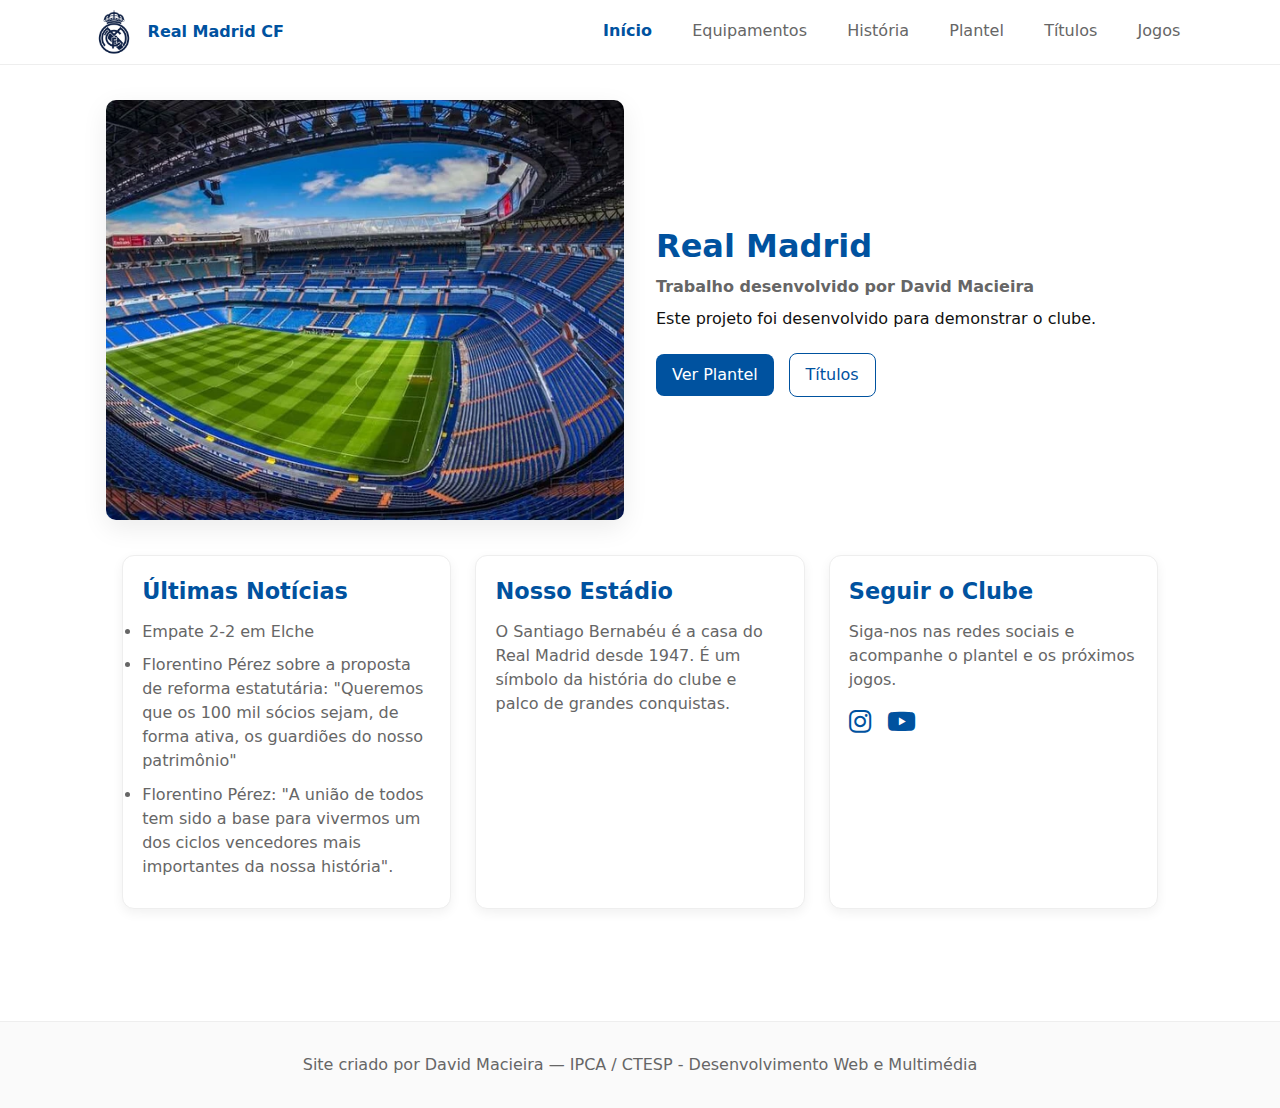
<file: index.html>
<!DOCTYPE html>
<html lang="pt">
<head>
  <meta charset="UTF-8">
  <meta name="viewport" content="width=device-width, initial-scale=1.0">
  <title>Real Madrid</title>
  <meta name="description" content="Projeto sobre o Real Madrid — história, plantel e títulos. Trabalho de David Macieira.">
  <meta property="og:title" content="Real Madrid — Projeto David Macieira">
  <meta property="og:description" content="História, plantel e títulos do Real Madrid.">
  <meta property="og:image" content="/img/estadio.webp">
  <link rel="icon" href="icons/favicon.ico">
  <link rel="stylesheet" href="css/style.css">
  <link rel="stylesheet" href="https://cdnjs.cloudflare.com/ajax/libs/font-awesome/6.4.0/css/all.min.css">  <!--Logo do instagram-->

</head>
<body>
  <a class="skip-link" href="#maincontent">Saltar para o conteúdo</a>
  <!-- Header -->
  <header class="site-header">
    <div class="container header-inner">
      <a href="index.html" class="brand">
        <img src="icons/logo_clube.png" alt="Real Madrid logo" class="logo" />
        <span class="club-name">Real Madrid CF</span>
      </a>
      <nav class="main-nav" aria-label="Navegação principal">
        <a href="index.html" class="active" aria-current="page">Início</a>
        <a href="pages/equipamentos.html">Equipamentos</a>
        <a href="pages/historia.html">História</a>
        <a href="pages/plantel.html">Plantel</a>
        <a href="pages/titulos.html">Títulos</a>
        <a href="pages/jogos.html">Jogos</a>
      </nav>
    </div>
  </header>

  <!-- Hero Section -->
  <main id="maincontent" class="container">
    <section class="hero">
      <img src="img/estadio.webp" alt="Estádio Santiago Bernabéu" class="hero-img" loading="lazy" width="1600" height="900" />
      <div class="hero-text">
        <h1>Real Madrid</h1>
        <p class="lead">Trabalho desenvolvido por David Macieira</p>
        <p>Este projeto foi desenvolvido para demonstrar o clube.</p>
        <br>
        <p class="cta-group">
          <a class="btn" href="pages/plantel.html">Ver Plantel</a>
          <a class="btn ghost" href="pages/titulos.html">Títulos</a>
        </p>
      </div>
    </section>

<!-- Cards Section -->
<section class="cards container">
  <article class="card news-card">
    <h3>Últimas Notícias</h3>
    <ul>
      <li>Empate 2-2 em Elche</li>
      <li>Florentino Pérez sobre a proposta de reforma estatutária: "Queremos que os 100 mil sócios sejam, de forma ativa, os guardiões do nosso patrimônio"</li>
      <li>Florentino Pérez: "A união de todos tem sido a base para vivermos um dos ciclos vencedores mais importantes da nossa história".</li>
    </ul>
  </article>

  <article class="card stadium-card">
    <h3>Nosso Estádio</h3>
    <p>O Santiago Bernabéu é a casa do Real Madrid desde 1947. É um símbolo da história do clube e palco de grandes conquistas.</p>
  </article>

  <article class="card social-card">
    <h3>Seguir o Clube</h3>
    <p>Siga-nos nas redes sociais e acompanhe o plantel e os próximos jogos.</p>
    <div class="social-links">
      <a href="https://www.instagram.com/realmadrid" target="_blank" rel="noopener noreferrer"><i class="fab fa-instagram"></i></a>
      <a href="https://www.youtube.com/channel/UCWV3obpZVGgJ3j9FVhEjF2Q" target="_blank" rel="noopener noreferrer"><i class="fab fa-youtube"></i></a>
    </div>
  </article>
</section>


  </main>

  <!-- Footer -->
  <footer class="site-footer">
    <div class="container footer-inner">
      <p>Site criado por David Macieira — IPCA / CTESP - Desenvolvimento Web e Multimédia</p>
    </div>
  </footer>
</footer>
  <script src="js/main.js" defer></script>
</body>
</html>
</file>
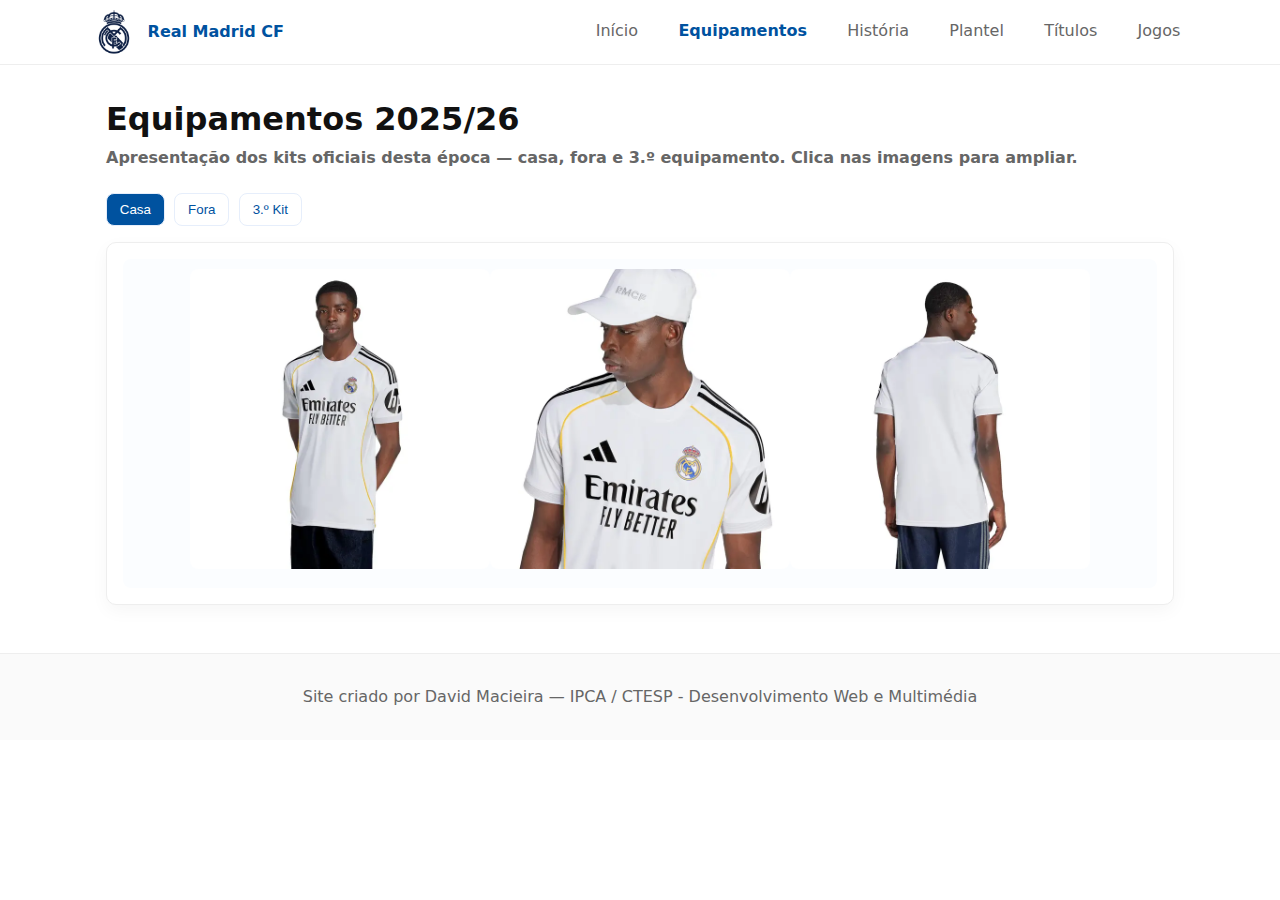
<file: pages/equipamentos.html>
<!doctype html>
<html lang="pt">
<head>
  <meta charset="utf-8" />
  <meta name="viewport" content="width=device-width,initial-scale=1" />
  <title>História — Real Madrid</title>
  <link rel="stylesheet" href="../css/style.css" />
</head>
<body>
  <header class="site-header">
    <div class="container header-inner">
      <a href="../index.html" class="brand">
        <img src="../icons/logo_clube.png" alt="Logo" class="logo" />
        <span class="club-name">Real Madrid CF</span>
      </a>
      <nav class="main-nav">
        <a href="../index.html">Início</a>
        <a href="pages/equipamentos.html" class="active">Equipamentos</a>
        <a href="historia.html">História</a>
        <a href="plantel.html">Plantel</a>
        <a href="titulos.html">Títulos</a>
        <a href="jogos.html">Jogos</a>
      </nav>
    </div>
  </header>

  <main class="container">
    <section class="kits-hero">
      <h1>Equipamentos 2025/26</h1>
      <p class="lead">Apresentação dos kits oficiais desta época — casa, fora e 3.º equipamento. Clica nas imagens para ampliar.</p>
    </section>

    <section class="kits-controls" role="tablist" aria-label="Selecionar equipamento">
      <button class="kit-btn active" data-kit="casa" role="tab" aria-selected="true">Casa</button>
      <button class="kit-btn" data-kit="fora" role="tab" aria-selected="false">Fora</button>
      <button class="kit-btn" data-kit="3o" role="tab" aria-selected="false">3.º Kit</button>
    </section>

    <section class="kits-gallery" aria-live="polite">
      <div class="kit-card" data-kit="casa">
        <div class="image-stage">
          <img src="../img/camisolaprincipal1.webp" class="gallery-img" data-index="0" alt="Equipamento Casa - Frente" loading="lazy" />
          <img src="../img/camisolaprincipal2.webp" class="gallery-img" data-index="1" alt="Equipamento Casa - Costas" loading="lazy" hidden />
          <img src="../img/camisolaprincipal3.webp" class="gallery-img" data-index="2" alt="Equipamento Casa - Lateral" loading="lazy" hidden />
        </div>
      </div>

      <div class="kit-card" data-kit="fora" hidden>
        <div class="image-stage">
          <img src="../img/camisolasecundaria1.webp" class="gallery-img" data-index="0" alt="Equipamento Fora - Frente" loading="lazy" />
          <img src="../img/camisolasecundaria2.webp" class="gallery-img" data-index="1" alt="Equipamento Fora - Costas" loading="lazy" hidden />
          <img src="../img/camisolasecundaria3.webp" class="gallery-img" data-index="2" alt="Equipamento Fora - Lateral" loading="lazy" hidden />
        </div>
      </div>

      <div class="kit-card" data-kit="3o" hidden>
        <div class="image-stage">
          <img src="../img/camisolaterciaria1.webp" class="gallery-img" data-index="0" alt="3.º Equipamento - Frente" loading="lazy" />
          <img src="../img/camisolaterciaria2.webp" class="gallery-img" data-index="1" alt="3.º Equipamento - Costas" loading="lazy" hidden />
          <img src="../img/camisolaterciaria3.webp" class="gallery-img" data-index="2" alt="3.º Equipamento - Lateral" loading="lazy" hidden />
        </div>
      </div>
    </section>
  </main>

  <footer class="site-footer">
    <div class="container footer-inner">
      <p>Site criado por David Macieira — IPCA / CTESP - Desenvolvimento Web e Multimédia</p>
    </div>
  </footer>

  <script src="../js/main.js"></script>
</file>
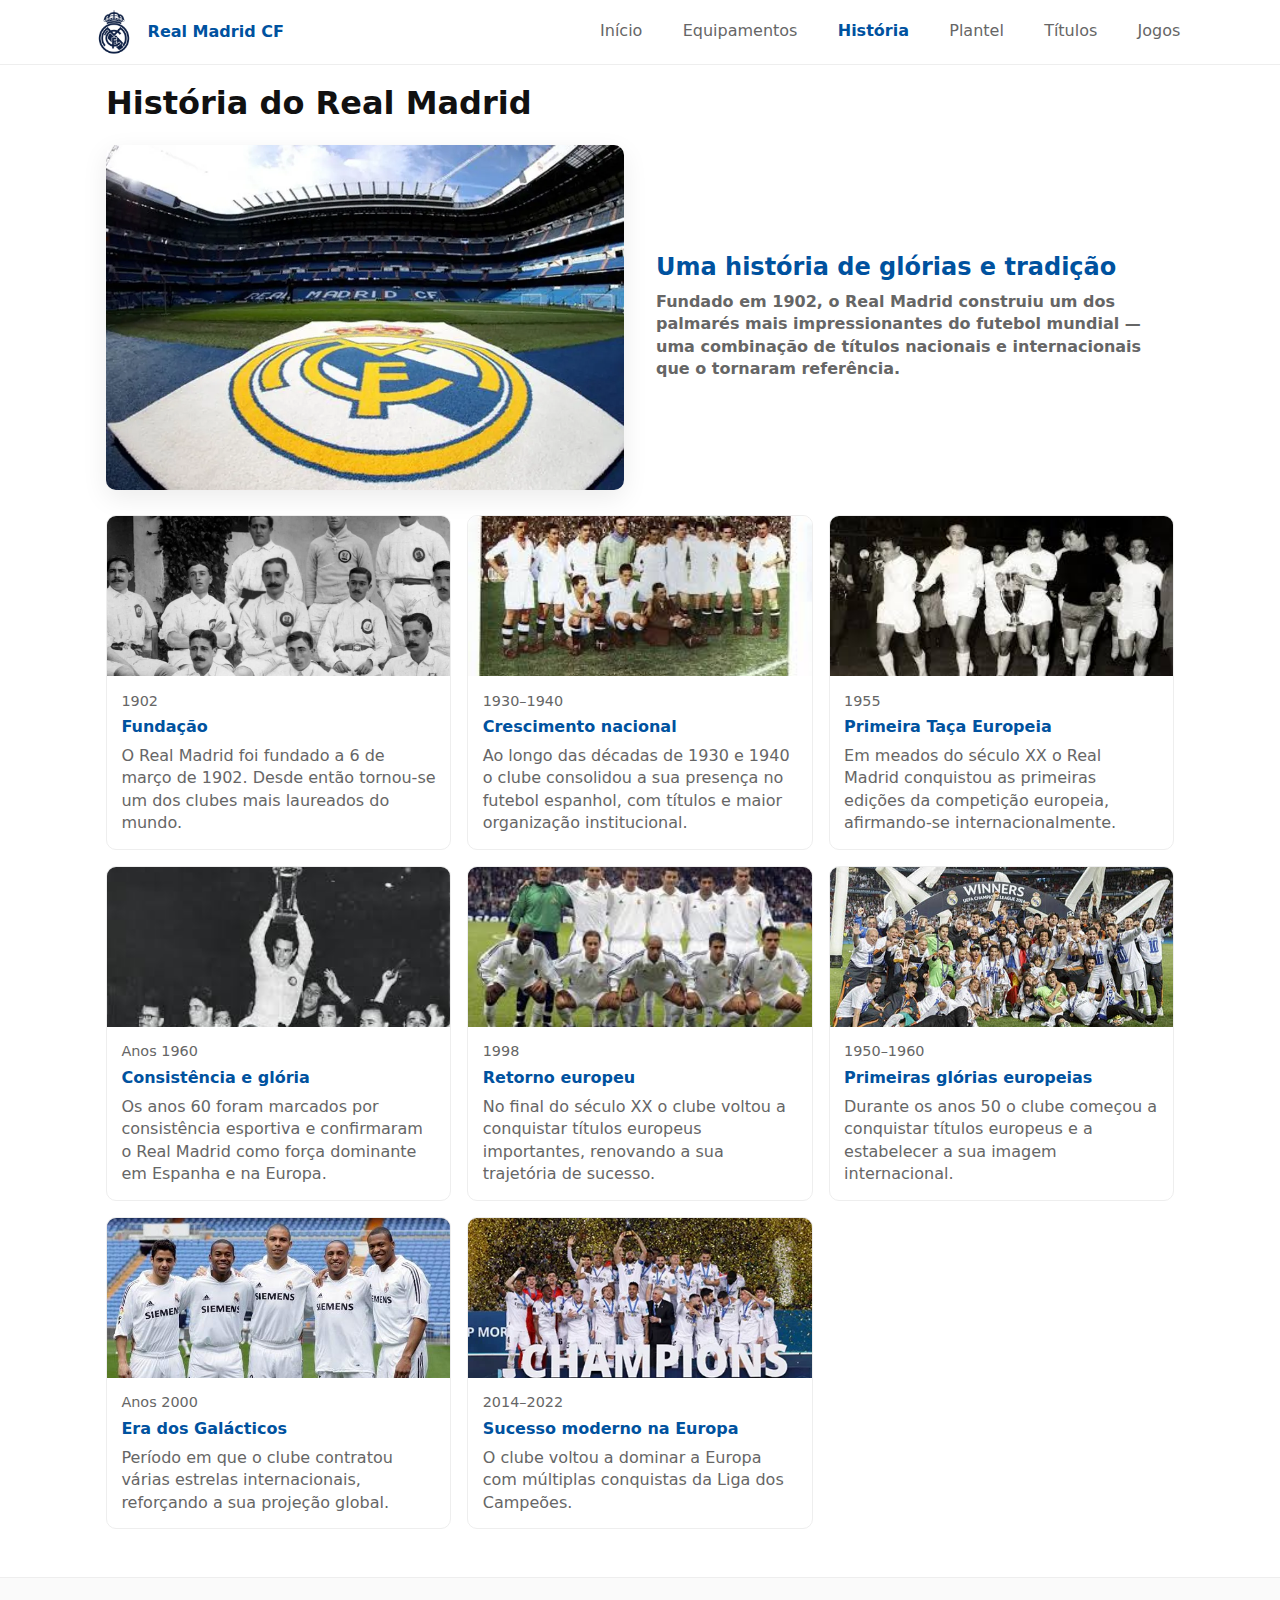
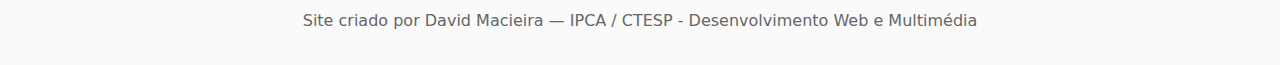
<file: pages/historia.html>
<!doctype html>
<html lang="pt">
<head>
  <meta charset="utf-8" />
  <meta name="viewport" content="width=device-width,initial-scale=1" />
  <title>História — Real Madrid</title>
  <link rel="stylesheet" href="../css/style.css" />
</head>
<body>
  <header class="site-header">
    <div class="container header-inner">
      <a href="../index.html" class="brand">
        <img src="../icons/logo_clube.png" alt="Logo" class="logo" />
        <span class="club-name">Real Madrid CF</span>
      </a>
      <nav class="main-nav">
        <a href="../index.html">Início</a>
        <a href="equipamentos.html">Equipamentos</a>
        <a href="historia.html" class="active">História</a>
        <a href="plantel.html">Plantel</a>
        <a href="titulos.html">Títulos</a>
        <a href="jogos.html">Jogos</a>
      </nav>
    </div>
  </header>

  <main class="container">
    <h1>História do Real Madrid</h1>

    <!-- Hero com imagem e resumo -->
    <section class="hero">
      <figure class="hero-figure">
        <img src="../img/campo.webp" alt="Estádio do Real Madrid" class="hero-img" />
        <figcaption class="sr-only">Estádio do Real Madrid</figcaption>
      </figure>
      <div class="hero-text">
        <h2>Uma história de glórias e tradição</h2>
        <p class="lead">Fundado em 1902, o Real Madrid construiu um dos palmarés mais impressionantes do futebol mundial — uma combinação de títulos nacionais e internacionais que o tornaram referência.</p>
      </div>
    </section>

    <!-- Timeline reformatada como grid de eventos -->
    <section id="timeline" class="timeline">
      <article class="event">
        <figure>
          <img src="../img/1902.webp" alt="Fundação do clube" />
        </figure>
        <div class="event-body">
          <time datetime="1902">1902</time>
          <h4>Fundação</h4>
          <p>O Real Madrid foi fundado a 6 de março de 1902. Desde então tornou-se um dos clubes mais laureados do mundo.</p>
        </div>
      </article>

      <article class="event">
        <figure>
          <img src="../img/decada.jpg" alt="Crescimento nacional" />
        </figure>
        <div class="event-body">
          <time datetime="1930">1930–1940</time>
          <h4>Crescimento nacional</h4>
          <p>Ao longo das décadas de 1930 e 1940 o clube consolidou a sua presença no futebol espanhol, com títulos e maior organização institucional.</p>
        </div>
      </article>

      <article class="event">
        <figure>
          <img src="../img/1930.jpg" alt="Primeira Taça Europeia" />
          
        </figure>
        <div class="event-body">
          <time datetime="1955">1955</time>
          <h4>Primeira Taça Europeia</h4>
          <p>Em meados do século XX o Real Madrid conquistou as primeiras edições da competição europeia, afirmando-se internacionalmente.</p>
        </div>
      </article>

      <article class="event">
        <figure>
          <img src="../img/1960.jpg" alt="Anos 1960" />
        </figure>
        <div class="event-body">
          <time datetime="1960">Anos 1960</time>
          <h4>Consistência e glória</h4>
          <p>Os anos 60 foram marcados por consistência esportiva e confirmaram o Real Madrid como força dominante em Espanha e na Europa.</p>
        </div>
      </article>

      <article class="event">
        <figure>
          <img src="../img/1998.jpg" alt="Retorno à glória" />
        </figure>
        <div class="event-body">
          <time datetime="1998">1998</time>
          <h4>Retorno europeu</h4>
          <p>No final do século XX o clube voltou a conquistar títulos europeus importantes, renovando a sua trajetória de sucesso.</p>
        </div>
      </article>

      <article class="event">
        <figure>
          <img src="../img/1950.jpg" alt="Glórias Europeias" />
        </figure>
        <div class="event-body">
          <time datetime="1950">1950–1960</time>
          <h4>Primeiras glórias europeias</h4>
          <p>Durante os anos 50 o clube começou a conquistar títulos europeus e a estabelecer a sua imagem internacional.</p>
        </div>
      </article>

      <article class="event">
        <figure>
          <img src="../img/galaticos.jpg" alt="Era dos Galácticos" />
        </figure>
        <div class="event-body">
          <time datetime="2000">Anos 2000</time>
          <h4>Era dos Galácticos</h4>
          <p>Período em que o clube contratou várias estrelas internacionais, reforçando a sua projeção global.</p>
        </div>
      </article>

      <article class="event">
        <figure>
          <img src="../img/sucesso.webp" alt="Sucesso na Champions" />
        </figure>
        <div class="event-body">
          <time datetime="2014">2014–2022</time>
          <h4>Sucesso moderno na Europa</h4>
          <p>O clube voltou a dominar a Europa com múltiplas conquistas da Liga dos Campeões.</p>
        </div>
      </article>
    </section>
  </main>

  <footer class="site-footer">
    <div class="container footer-inner">
      <p>Site criado por David Macieira — IPCA / CTESP - Desenvolvimento Web e Multimédia</p>
    </div>
  </footer>
</body>
</html>
</file>
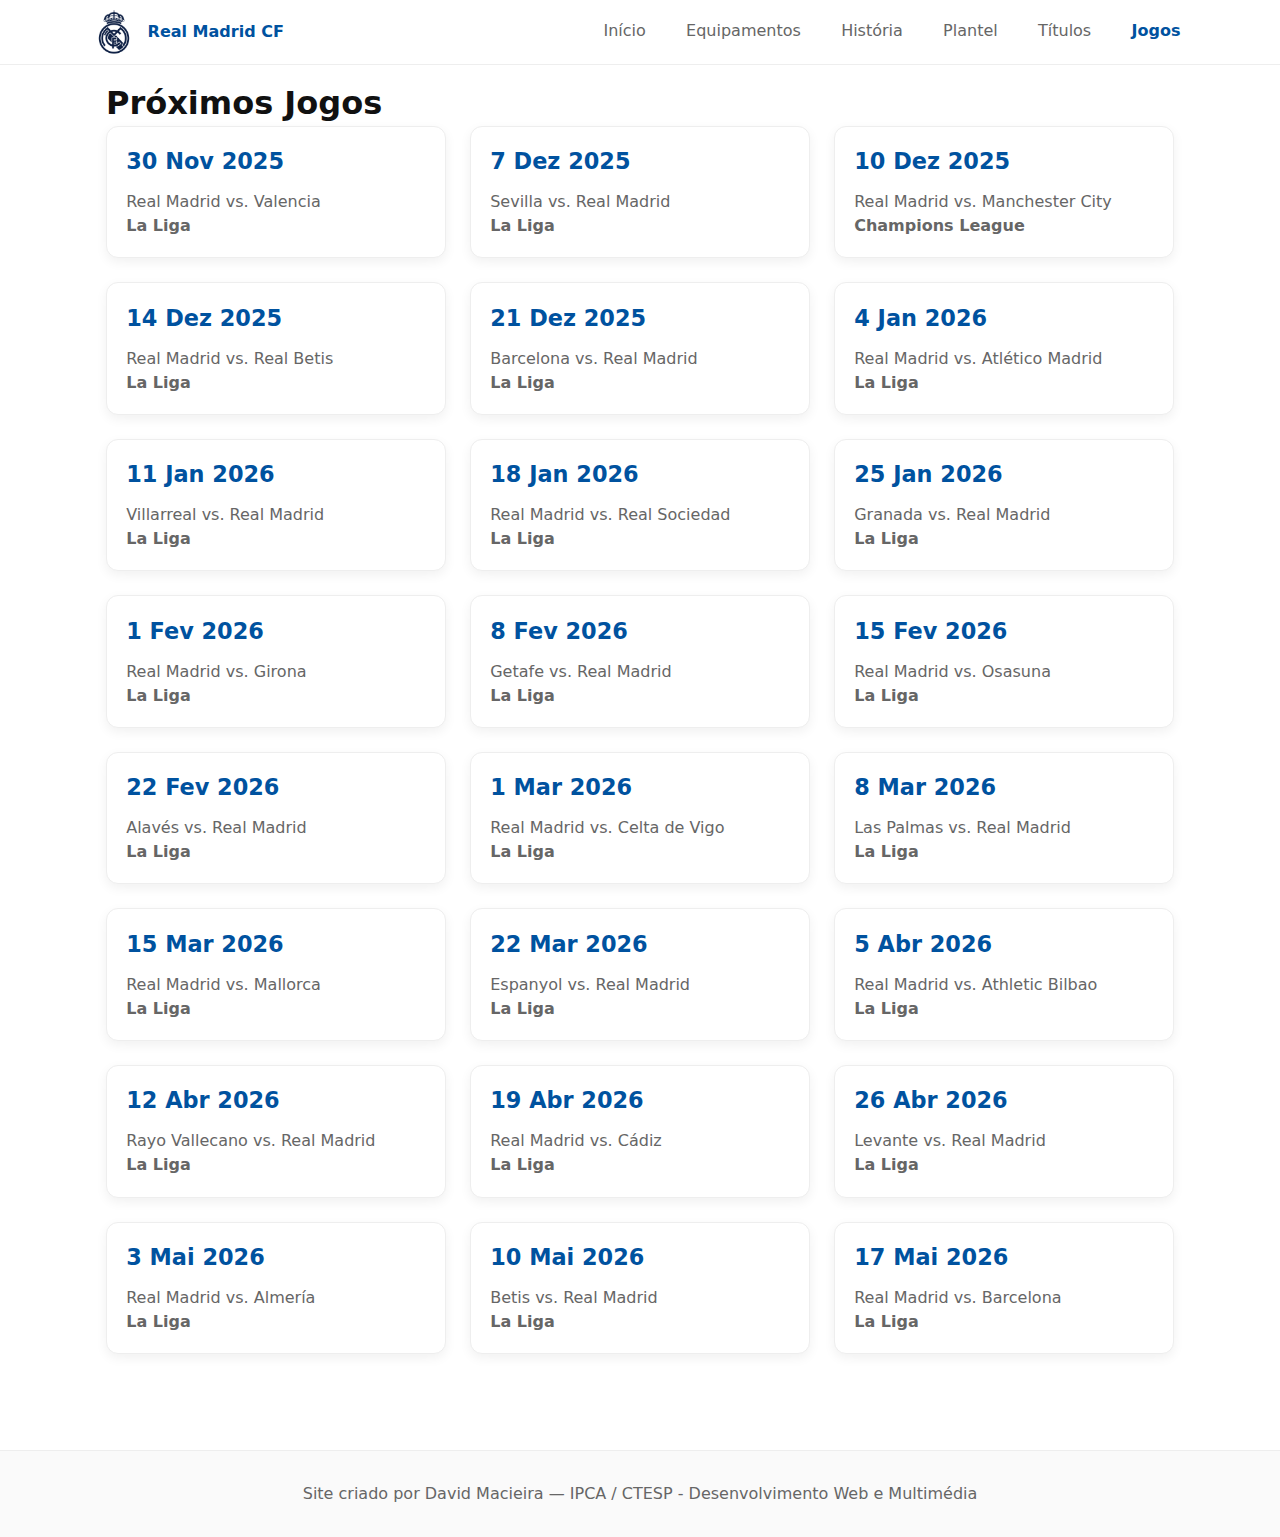
<file: pages/jogos.html>
<!doctype html>
<html lang="pt">
<head>
    <meta charset="utf-8" />
    <meta name="viewport" content="width=device-width,initial-scale=1" />
    <title>Próximos Jogos — Real Madrid</title>
    <link rel="stylesheet" href="../css/style.css" />
</head>
<body>
    <header class="site-header">
        <div class="container header-inner">
            <a href="../index.html" class="brand">
                <img src="../icons/logo_clube.png" alt="Logo" class="logo" />
                <span class="club-name">Real Madrid CF</span>
            </a>
            <nav class="main-nav">
                <a href="../index.html">Início</a>
                <a href="equipamentos.html">Equipamentos</a>
                <a href="historia.html">História</a>
                <a href="plantel.html">Plantel</a>
                <a href="titulos.html">Títulos</a>
                <a href="jogos.html" class="active">Jogos</a>
            </nav>
        </div>
    </header>

    <main class="container">
        <h1>Próximos Jogos</h1>
        <section class="cards">
            <div class="card">
                <h3>30 Nov 2025</h3>
                <p>Real Madrid vs. Valencia <br><span class="lead">La Liga</span></p>
            </div>
            <div class="card">
                <h3>7 Dez 2025</h3>
                <p>Sevilla vs. Real Madrid <br><span class="lead">La Liga</span></p>
            </div>
            <div class="card">
                <h3>10 Dez 2025</h3>
                <p>Real Madrid vs. Manchester City <br><span class="lead">Champions League</span></p>
            </div>
            <div class="card">
                <h3>14 Dez 2025</h3>
                <p>Real Madrid vs. Real Betis <br><span class="lead">La Liga</span></p>
            </div>
            <div class="card">
                <h3>21 Dez 2025</h3>
                <p>Barcelona vs. Real Madrid <br><span class="lead">La Liga</span></p>
            </div>
            <div class="card">
                <h3>4 Jan 2026</h3>
                <p>Real Madrid vs. Atlético Madrid <br><span class="lead">La Liga</span></p>
            </div>
            <div class="card">
                <h3>11 Jan 2026</h3>
                <p>Villarreal vs. Real Madrid <br><span class="lead">La Liga</span></p>
            </div>
            <div class="card">
                <h3>18 Jan 2026</h3>
                <p>Real Madrid vs. Real Sociedad <br><span class="lead">La Liga</span></p>
            </div>
            <div class="card">
                <h3>25 Jan 2026</h3>
                <p>Granada vs. Real Madrid <br><span class="lead">La Liga</span></p>
            </div>
            <div class="card">
                <h3>1 Fev 2026</h3>
                <p>Real Madrid vs. Girona <br><span class="lead">La Liga</span></p>
            </div>
            <div class="card">
                <h3>8 Fev 2026</h3>
                <p>Getafe vs. Real Madrid <br><span class="lead">La Liga</span></p>
            </div>
            <div class="card">
                <h3>15 Fev 2026</h3>
                <p>Real Madrid vs. Osasuna <br><span class="lead">La Liga</span></p>
            </div>
            <div class="card">
                <h3>22 Fev 2026</h3>
                <p>Alavés vs. Real Madrid <br><span class="lead">La Liga</span></p>
            </div>
            <div class="card">
                <h3>1 Mar 2026</h3>
                <p>Real Madrid vs. Celta de Vigo <br><span class="lead">La Liga</span></p>
            </div>
            <div class="card">
                <h3>8 Mar 2026</h3>
                <p>Las Palmas vs. Real Madrid <br><span class="lead">La Liga</span></p>
            </div>
            <div class="card">
                <h3>15 Mar 2026</h3>
                <p>Real Madrid vs. Mallorca <br><span class="lead">La Liga</span></p>
            </div>
            <div class="card">
                <h3>22 Mar 2026</h3>
                <p>Espanyol vs. Real Madrid <br><span class="lead">La Liga</span></p>
            </div>
            <div class="card">
                <h3>5 Abr 2026</h3>
                <p>Real Madrid vs. Athletic Bilbao <br><span class="lead">La Liga</span></p>
            </div>
            <div class="card">
                <h3>12 Abr 2026</h3>
                <p>Rayo Vallecano vs. Real Madrid <br><span class="lead">La Liga</span></p>
            </div>
            <div class="card">
                <h3>19 Abr 2026</h3>
                <p>Real Madrid vs. Cádiz <br><span class="lead">La Liga</span></p>
            </div>
            <div class="card">
                <h3>26 Abr 2026</h3>
                <p>Levante vs. Real Madrid <br><span class="lead">La Liga</span></p>
            </div>
            <div class="card">
                <h3>3 Mai 2026</h3>
                <p>Real Madrid vs. Almería <br><span class="lead">La Liga</span></p>
            </div>
            <div class="card">
                <h3>10 Mai 2026</h3>
                <p>Betis vs. Real Madrid <br><span class="lead">La Liga</span></p>
            </div>
            <div class="card">
                <h3>17 Mai 2026</h3>
                <p>Real Madrid vs. Barcelona <br><span class="lead">La Liga</span></p>
            </div>
        </section>
    </main>

    <footer class="site-footer">
        <div class="container footer-inner">
            <p>Site criado por David Macieira — IPCA / CTESP - Desenvolvimento Web e Multimédia</p>
        </div>
    </footer>
</body>
</html>
</file>
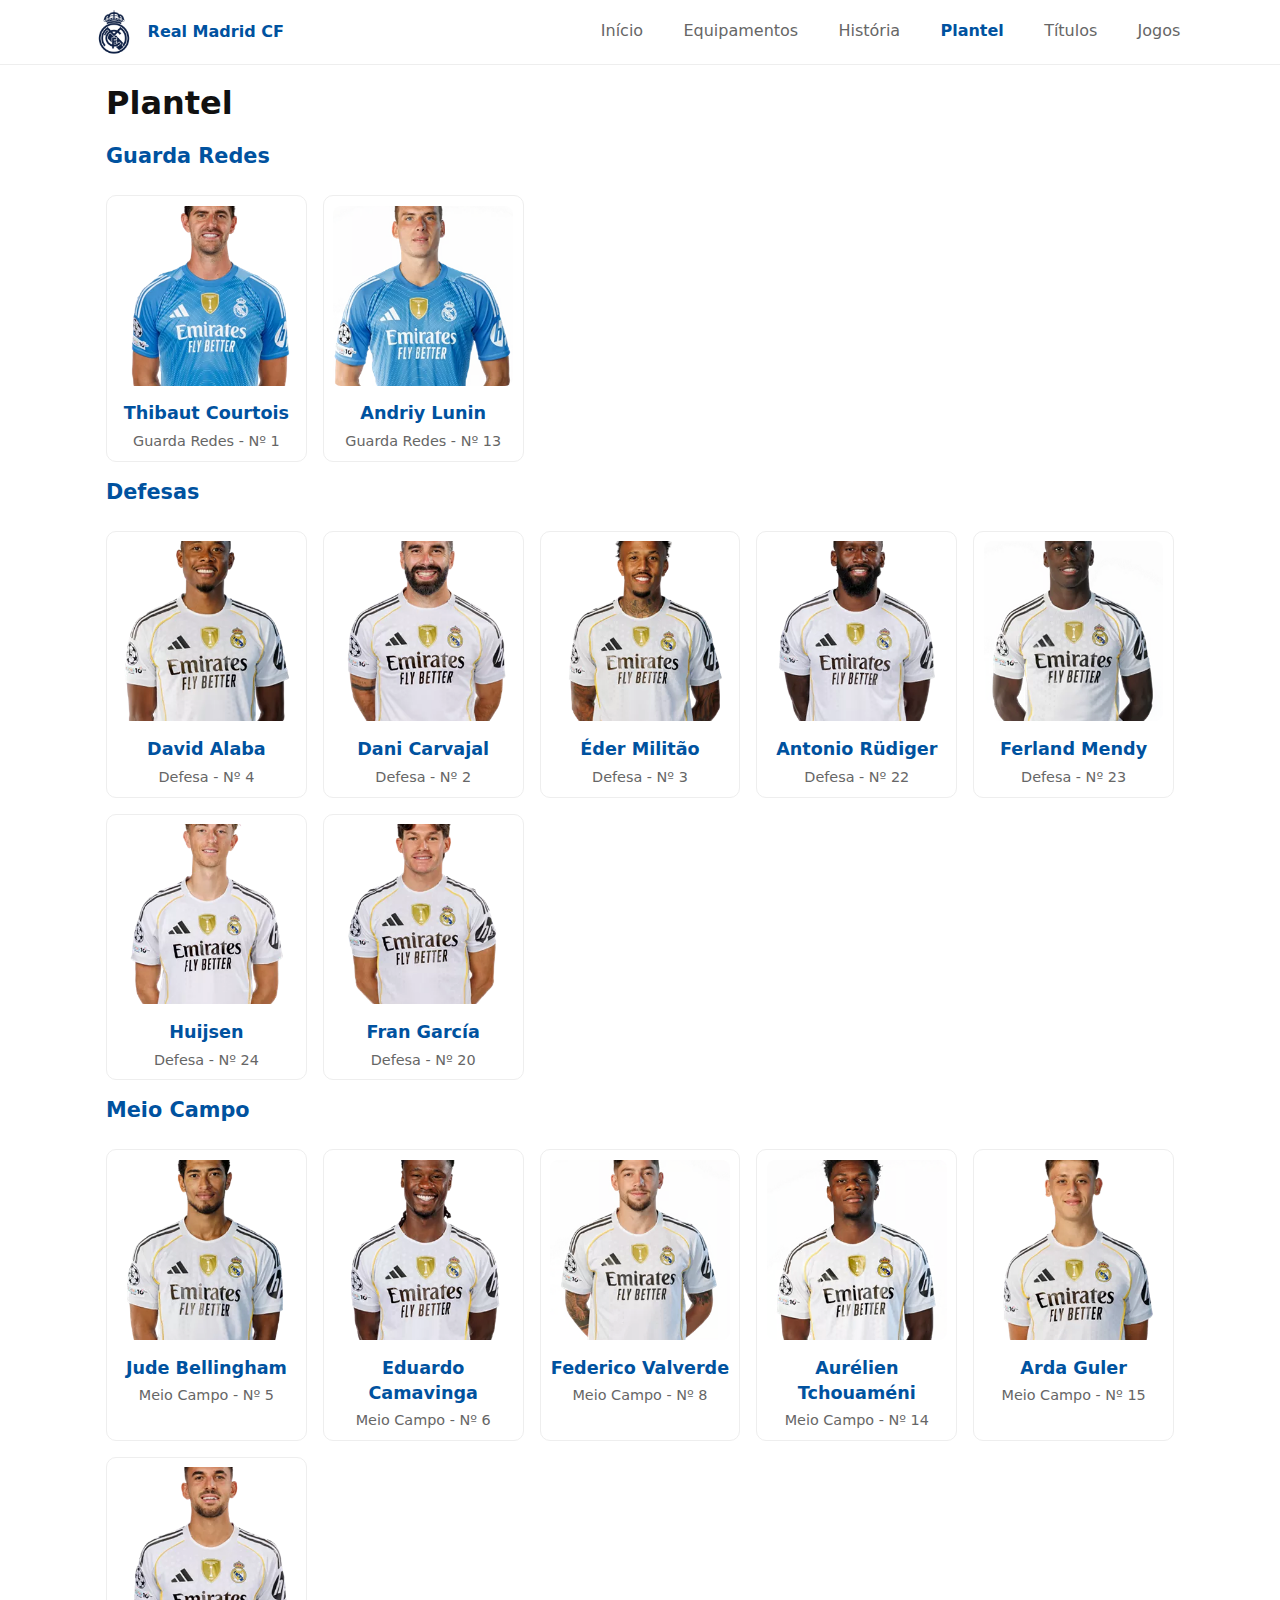
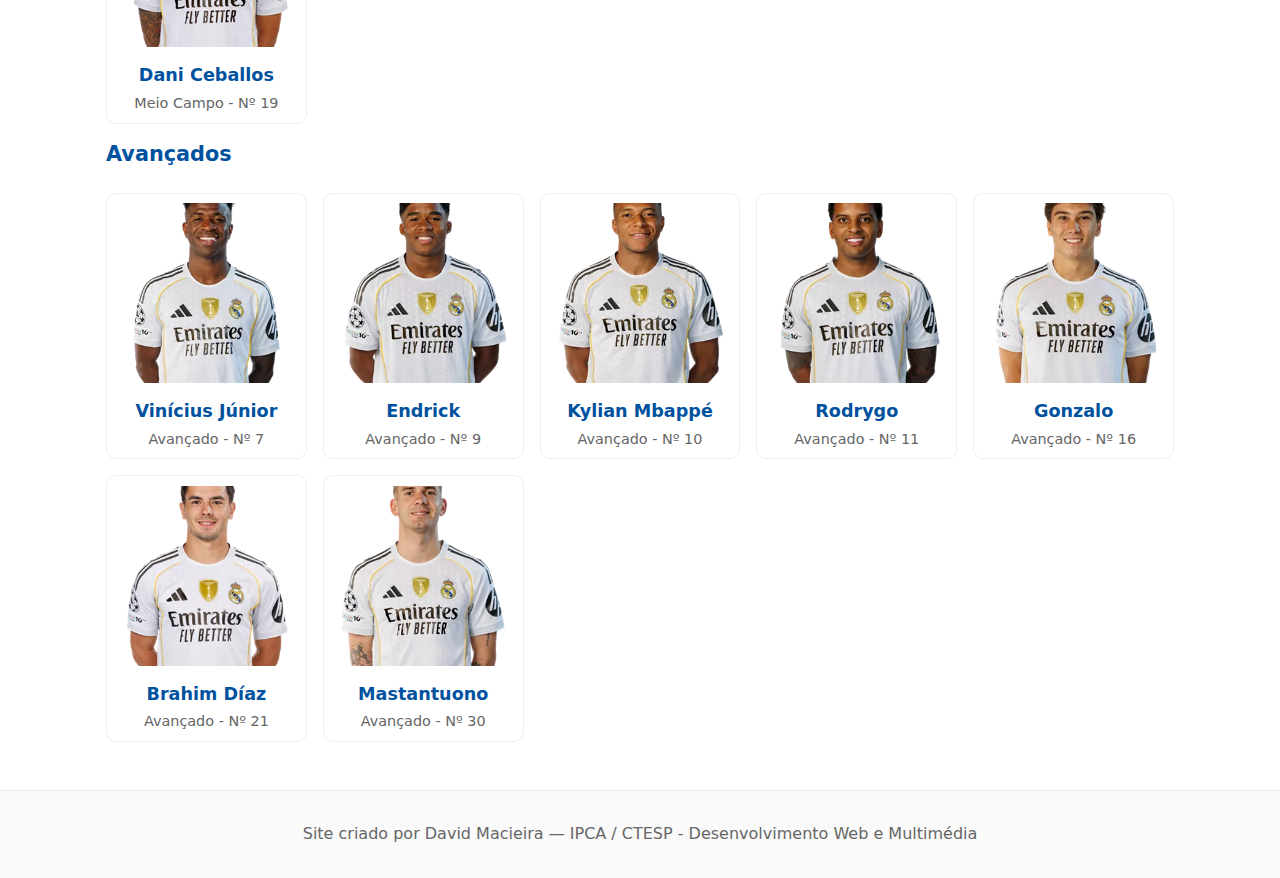
<file: pages/plantel.html>
<!doctype html>
<html lang="pt">
<head>
  <meta charset="utf-8" />
  <meta name="viewport" content="width=device-width,initial-scale=1" />
  <title>Plantel — Real Madrid</title>
  <link rel="stylesheet" href="../css/style.css" />
</head>
<body>
  <header class="site-header">
    <div class="container header-inner">
      <a href="../index.html" class="brand">
        <img src="../icons/logo_clube.png" alt="Logo" class="logo" />
        <span class="club-name">Real Madrid CF</span>
      </a>
      <nav class="main-nav">
        <a href="../index.html">Início</a>
        <a href="equipamentos.html">Equipamentos</a>
        <a href="historia.html">História</a>
        <a href="plantel.html" class="active">Plantel</a>
        <a href="titulos.html">Títulos</a>
        <a href="jogos.html">Jogos</a>
      </nav>
    </div>
  </header>

  <main class="container">
    <h1>Plantel</h1>

    <!-- Guarda Redes -->
    <section class="player-grid">
      <h2>Guarda Redes</h2>
      <article class="player-card">
        <img src="../img/Courtois.webp" alt="Thibaut Courtois, goleiro do Real Madrid" />
        <h3>Thibaut Courtois</h3>
        <p class="position">Guarda Redes - Nº 1</p>
      </article>

      <article class="player-card">
        <img src="../img/Lunin.webp" alt="Andriy Lunin, goleiro do Real Madrid" />
        <h3>Andriy Lunin</h3>
        <p class="position">Guarda Redes - Nº 13</p>
      </article>
    </section>

    <!-- Defesas -->
    <section class="player-grid">
      <h2>Defesas</h2>
      <article class="player-card">
        <img src="../img/Alaba.webp" alt="David Alaba, Defesa do Real Madrid" />
        <h3>David Alaba</h3>
        <p class="position">Defesa - Nº 4</p>
      </article>

      <article class="player-card">
        <img src="../img/Carvajal.webp" alt="Dani Carvajal, Defesa do Real Madrid" />
        <h3>Dani Carvajal</h3>
        <p class="position">Defesa - Nº 2</p>
      </article>

      <article class="player-card">
        <img src="../img/Militao.webp" alt="Éder Militão, Defesa do Real Madrid" />
        <h3>Éder Militão</h3>
        <p class="position">Defesa - Nº 3</p>
      </article>

      <article class="player-card">
        <img src="../img/Rudiger.webp" alt="Antonio Rüdiger, Defesa do Real Madrid" />
        <h3>Antonio Rüdiger</h3>
        <p class="position">Defesa - Nº 22</p>
      </article>

      <article class="player-card">
        <img src="../img/Mendy.webp" alt="Ferland Mendy, Defesa do Real Madrid" />
        <h3>Ferland Mendy</h3>
        <p class="position">Defesa - Nº 23</p>
      </article>

      <article class="player-card">
        <img src="../img/Huijsen.webp" alt="Huijsen, Defesa do Real Madrid" />
        <h3>Huijsen</h3>
        <p class="position">Defesa - Nº 24</p>
      </article>

      <article class="player-card">
        <img src="../img/Fran Garcia.webp" alt="Fran García, Defesa do Real Madrid" />
        <h3>Fran García</h3>
        <p class="position">Defesa - Nº 20</p>
      </article>
    </section>

    <!-- Meio-Campo -->
    <section class="player-grid">
      <h2>Meio Campo</h2>
      <article class="player-card">
        <img src="../img/bellingham.webp" alt="Jude Bellingham, meio-campista do Real Madrid" />
        <h3>Jude Bellingham</h3>
        <p class="position">Meio Campo - Nº 5</p>
      </article>

      <article class="player-card">
        <img src="../img/camavinga.webp" alt="Eduardo Camavinga, meio-campista do Real Madrid" />
        <h3>Eduardo Camavinga</h3>
        <p class="position">Meio Campo - Nº 6</p>
      </article>

      <article class="player-card">
        <img src="../img/valverde.webp" alt="Federico Valverde, meio-campista do Real Madrid" />
        <h3>Federico Valverde</h3>
        <p class="position">Meio Campo - Nº 8</p>
      </article>

      <article class="player-card">
        <img src="../img/tchouaméni.webp" alt="Aurélien Tchouaméni, meio-campista do Real Madrid" />
        <h3>Aurélien Tchouaméni</h3>
        <p class="position">Meio Campo - Nº 14</p>
      </article>

      <article class="player-card">
        <img src="../img/arda.webp" alt="Arda Guler, meio-campista do Real Madrid" />
        <h3>Arda Guler</h3>
        <p class="position">Meio Campo - Nº 15</p>
      </article>

      <article class="player-card">
        <img src="../img/ceballos.webp" alt="Dani Ceballos, meio-campista do Real Madrid" />
        <h3>Dani Ceballos</h3>
        <p class="position">Meio Campo - Nº 19</p>
      </article>
    </section>

    <!-- Avançados -->
    <section class="player-grid">
      <h2>Avançados</h2>
      <article class="player-card">
        <img src="../img/Vini.webp" alt="Vinícius Júnior, atacante do Real Madrid" />
        <h3>Vinícius Júnior</h3>
        <p class="position">Avançado - Nº 7</p>
      </article>

      <article class="player-card">
        <img src="../img/Endrick.webp" alt="Endrick, atacante do Real Madrid" />
        <h3>Endrick</h3>
        <p class="position">Avançado - Nº 9</p>
      </article>

      <article class="player-card">
        <img src="../img/Mbappe.webp" alt="Kylian Mbappé, atacante do Real Madrid" />
        <h3>Kylian Mbappé</h3>
        <p class="position">Avançado - Nº 10</p>
      </article>

      <article class="player-card">
        <img src="../img/Rodrygo.webp" alt="Rodrygo, atacante do Real Madrid" />
        <h3>Rodrygo</h3>
        <p class="position">Avançado - Nº 11</p>
      </article>

      <article class="player-card">
        <img src="../img/Gonzalo.webp" alt="Gonzalo, atacante do Real Madrid" />
        <h3>Gonzalo</h3>
        <p class="position">Avançado - Nº 16</p>
      </article>

      <article class="player-card">
        <img src="../img/Brahim.webp" alt="Brahim Díaz, atacante do Real Madrid" />
        <h3>Brahim Díaz</h3>
        <p class="position">Avançado - Nº 21</p>
      </article>

      <article class="player-card">
        <img src="../img/Mastantuono.webp" alt="Mastantuono, atacante do Real Madrid" />
        <h3>Mastantuono</h3>
        <p class="position">Avançado - Nº 30</p>
      </article>
    </section>
  </main>

  <footer class="site-footer">
    <div class="container footer-inner">
      <p>Site criado por David Macieira — IPCA / CTESP - Desenvolvimento Web e Multimédia</p>
    </div>
  </footer>
</body>
</html>
</file>
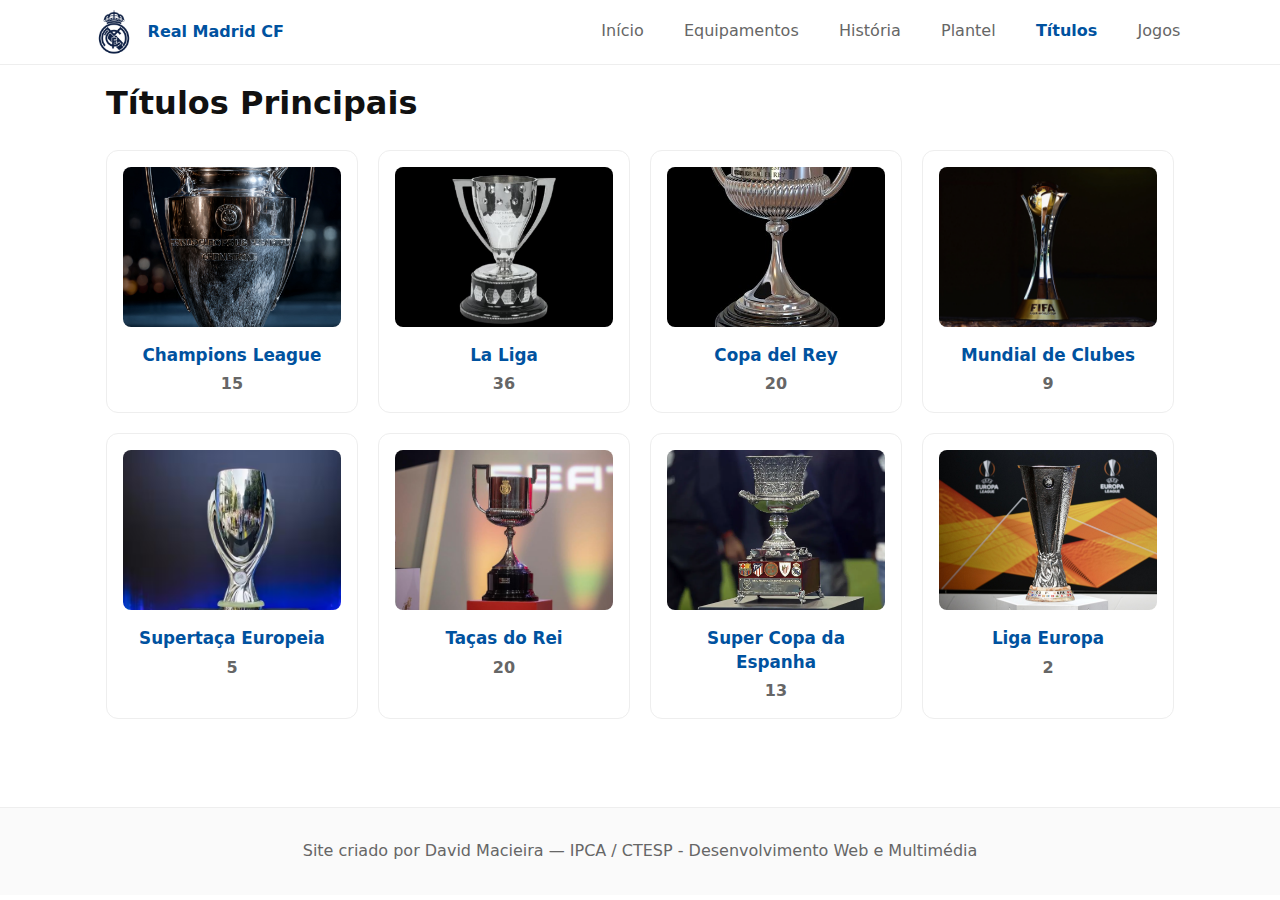
<file: pages/titulos.html>
<!doctype html>
<html lang="pt">
<head>
  <meta charset="utf-8" />
  <meta name="viewport" content="width=device-width,initial-scale=1" />
  <title>Títulos — Real Madrid</title>
  <link rel="stylesheet" href="../css/style.css" />
</head>
<body>
  <header class="site-header">
    <div class="container header-inner">
      <a href="../index.html" class="brand">
        <img src="../icons/logo_clube.png" alt="Logo" class="logo" />
        <span class="club-name">Real Madrid CF</span>
      </a>
      <nav class="main-nav">
        <a href="../index.html">Início</a>
        <a href="equipamentos.html">Equipamentos</a>
        <a href="historia.html">História</a>
        <a href="plantel.html">Plantel</a>
        <a href="titulos.html" class="active">Títulos</a>
        <a href="jogos.html">Jogos</a>

      </nav>
    </div>
  </header>

  <main class="container">
    <h1>Títulos Principais</h1>

    <section class="trophies-grid" aria-label="Galeria de Títulos">
      <article class="trophy-card">
        <img src="../img/champions.jpeg" alt="Taça da Champions League" />
        <h3>Champions League</h3>
        <div class="count">15</div>
      </article>

      <article class="trophy-card">
        <img src="../img/laliga.JPG" alt="La Liga" />
        <h3>La Liga</h3>
        <div class="count">36</div>
      </article>

      <article class="trophy-card">
        <img src="../img/copadelrey.jpg" alt="Copa del Rey" />
        <h3>Copa del Rey</h3>
        <div class="count">20</div>
      </article>

      <article class="trophy-card">
        <img src="../img/mundial_cllubes.jpg" alt="Mundial de Clubes" />
        <h3>Mundial de Clubes</h3>
        <div class="count">9</div>
      </article>

      <article class="trophy-card">
        <img src="../img/supertaca.avif" alt="Supertaça Europeia" />
        <h3>Supertaça Europeia</h3>
        <div class="count">5</div>
      </article>
            <article class="trophy-card">
        <img src="../img/taca_rei.jpg" alt="Taça do Rei" />
        <h3>Taças do Rei </h3>
        <div class="count">20</div>
      </article>

                  <article class="trophy-card">
        <img src="../img/supercopa.webp" alt="Super Copa da Espanha" />
        <h3>Super Copa da Espanha </h3>
        <div class="count">13</div>
      </article>

                        <article class="trophy-card">
        <img src="../img/europaleague.jpg" alt="Liga Europa" />
        <h3>Liga Europa </h3>
        <div class="count">2</div>
      </article>
    </section>

  </main>

  <footer class="site-footer">
    <div class="container footer-inner">
      <p>Site criado por David Macieira — IPCA / CTESP - Desenvolvimento Web e Multimédia</p>
    </div>
  </footer>
</body>
</html>
</file>
<file: css/style.css>
/* Reset básico */
* { box-sizing: border-box; margin: 0; padding: 0; }
body { font-family: system-ui, -apple-system, "Segoe UI", Roboto, "Helvetica Neue", Arial; line-height: 1.4; color:#111; background:#fff; }

/* Variáveis de cores */
:root {
  --white: #ffffff;
  --blue: #00529F;
  --gold: #D4AF37;
  --muted: #666;
  --container: 1100px;

  /* Cores por posição do plantel */
  --gk: #cce0ff;
  --def: #d0ffd6;
  --mid: #fff4cc;
  --att: #ffd6d6;
}

/* Container padrão */
.container { max-width: var(--container); margin: 0 auto; padding: 1rem; }

/* Header */
.site-header { background: var(--white); border-bottom: 1px solid #eee; position: sticky; top: 0; z-index: 10; }
.header-inner { display:flex; align-items:center; justify-content:space-between; gap:1rem; padding:0.5rem 0; }
.brand { display:flex; align-items:center; gap:0.6rem; text-decoration:none; color: inherit; }
.logo { width:48px; height:auto; }
.club-name { font-weight:700; color:var(--blue); }

.main-nav a { margin-left:1rem; text-decoration:none; color:var(--muted); padding:0.4rem 0.6rem; border-radius:6px; }
.main-nav a:hover, .main-nav a.active { color:var(--blue); font-weight:600; }

/* Hero */
.hero { display:grid; grid-template-columns: 1fr; gap:1rem; align-items:center; margin:1.2rem 0; }
.hero-img { width:100%; max-height:320px; object-fit:cover; border-radius:10px; box-shadow:0 6px 20px rgba(0,0,0,0.08); }
.hero-text { padding:0.5rem 0; }
.hero-text h1 { font-size: 2rem; color: var(--blue); margin-bottom: 0.5rem; }
.lead { font-weight:600; color:var(--muted); margin-top:0.3rem; }

.cta-group .btn { text-decoration:none; display:inline-block; padding:0.6rem 1rem; border-radius:8px; margin-right:0.6rem; background:var(--blue); color:white; transition: background 0.3s; }
.cta-group .btn:hover { background: #003e7e; }
.cta-group .btn.ghost { background:transparent; border:1px solid var(--blue); color:var(--blue); }
.cta-group .btn.ghost:hover { background: var(--blue); color:white; }

/* Cards Section */
.cards {
  display: grid;
  grid-template-columns: repeat(auto-fit,minmax(250px,1fr));
  gap: 1.5rem;
  margin-bottom: 3rem;
}

.card {
  padding: 1.2rem;
  border-radius: 12px;
  background: var(--white);
  border: 1px solid #eee;
  box-shadow: 0 4px 12px rgba(0,0,0,0.06);
  transition: transform 0.3s ease, box-shadow 0.3s ease;
}

.card:hover {
  transform: translateY(-4px);
  box-shadow: 0 8px 20px rgba(0,0,0,0.1);
}

.card h3 {
  font-size: 1.4rem;
  color: var(--blue);
  margin-bottom: 0.8rem;
}

.card p, .card li {
  color: var(--muted);
  line-height: 1.5;
}

.card img {
  width: 100%;
  border-radius: 10px;
  margin-top: 0.8rem;
  object-fit: cover;
  box-shadow: 0 4px 12px rgba(0,0,0,0.08);
}

/* Trophies grid: layout para a página de títulos */
.trophies-grid {
  display: grid;
  grid-template-columns: repeat(auto-fit, minmax(220px, 1fr));
  gap: 1.25rem;
  margin: 1.5rem 0 2.5rem;
}
.trophy-card {
  padding: 1rem;
  border-radius: 12px;
  background: var(--white);
  border: 1px solid #eee;
  text-align: center;
  transition: transform 0.25s ease, box-shadow 0.25s ease;
}
.trophy-card:hover { transform: translateY(-6px); box-shadow: 0 10px 26px rgba(0,0,0,0.08); }
.trophy-card img { width:100%; height:160px; object-fit:cover; border-radius:8px; }
.trophy-card h3 { margin-top:0.7rem; color: var(--blue); font-size: 1.05rem; }
.trophy-card .count { margin-top:0.35rem; font-weight:700; color:var(--muted); }


/* Social Links simples */
.social-links {
  margin-top: 0.8rem;
  display: flex;
  gap: 1rem;
}

.social-links a {
  font-size: 1.6rem;
  color: var(--blue);
  transition: color 0.3s, transform 0.3s;
}

.social-links a:hover {
  color: var(--gold);
  transform: scale(1.1);
}

/* Player Grid */
.player-grid { display:grid; grid-template-columns: repeat(auto-fit,minmax(180px,1fr)); gap:1rem; margin-top:1rem; }
.player-grid h2 { grid-column: 1/-1; color: var(--blue); margin-bottom:0.5rem; font-size:1.3rem; }

/* Player Card */
.player-card {
  border:1px solid #eee;
  border-radius:10px;
  padding:0.6rem;
  text-align:center;
  background:#fff;
  transition: transform 0.3s, box-shadow 0.3s;
}
.player-card:hover { transform: translateY(-5px); box-shadow: 0 8px 20px rgba(0,0,0,0.12); }

.player-card img { width:100%; height:180px; object-fit:cover; border-radius:8px; margin-bottom:0.6rem; }
.player-card h3 { font-size:1.1rem; margin-bottom:0.3rem; color:var(--blue); }
.player-card .position { color:var(--muted); font-size:0.9rem; }

/* Diferenciação por posição */
.player-card.gk { background-color: var(--gk); }
.player-card.def { background-color: var(--def); }
.player-card.mid { background-color: var(--mid); }
.player-card.att { background-color: var(--att); }

/* Formulários */
label { display:block; margin-bottom:0.6rem; }
input[type="text"], input[type="email"], textarea { width:100%; padding:0.6rem; border:1px solid #ddd; border-radius:6px; }
.btn { background:var(--blue); color:white; border:none; padding:0.6rem 1rem; border-radius:8px; cursor:pointer; }

/* Footer */
.site-footer { border-top:1px solid #eee; padding:1rem 0; margin-top:2rem; background:#fafafa; color:var(--muted); }
.footer-inner { text-align:center; }

/* Responsividade */
@media (min-width: 900px) {
  .hero { grid-template-columns: 1fr 1fr; gap:2rem; }
  .hero-img { max-height:420px; }
}

@media (max-width: 600px) {
  .player-grid { grid-template-columns: repeat(auto-fit, minmax(140px,1fr)); }
  .player-card img { height:160px; }
}

/* História: hero e timeline */
.hero { display:grid; grid-template-columns: 1fr; gap:1rem; align-items:center; margin:1.2rem 0; }
.hero-figure { margin:0; }
.hero-img { width:100%; max-height:320px; object-fit:cover; border-radius:10px; box-shadow:0 8px 26px rgba(0,0,0,0.08); }
.hero-text h2 { color:var(--blue); margin-bottom:0.4rem; }
.hero-text .lead { color:var(--muted); margin-bottom:0.6rem; }

.timeline {
  display:grid;
  grid-template-columns: repeat(auto-fit, minmax(260px, 1fr));
  gap: 1rem;
  margin-top:1rem;
}
.timeline .event {
  display:flex;
  flex-direction:column;
  background: var(--white);
  border:1px solid #eee;
  border-radius:10px;
  overflow:hidden;
  transition: transform 0.2s, box-shadow 0.2s;
}
.timeline .event:hover { transform: translateY(-5px); box-shadow:0 10px 22px rgba(0,0,0,0.06); }
.timeline .event figure { margin:0; }
.timeline .event img { width:100%; height:160px; object-fit:cover; display:block; }
.timeline .event .event-body { padding:0.9rem; }
.timeline .event time { display:block; color:var(--muted); font-size:0.9rem; margin-bottom:0.35rem; }
.timeline .event h4 { color:var(--blue); margin:0 0 0.4rem 0; }
.timeline .event p { color:var(--muted); margin:0; }

.sr-only { position:absolute; width:1px; height:1px; padding:0; margin:-1px; overflow:hidden; clip:rect(0,0,0,0); white-space:nowrap; border:0; }

@media (min-width: 900px) {
  .hero { grid-template-columns: 1fr 1fr; gap:2rem; }
  .hero-img { max-height:420px; }
}

@media (max-width: 420px) {
  .timeline .event img { height:140px; }
}

/* Kits / Equipamentos */
.kits-hero { margin:1rem 0 1.5rem; }
.kits-controls { display:flex; gap:0.6rem; margin-bottom:1rem; }
.kit-btn { padding:0.5rem 0.8rem; border-radius:8px; border:1px solid #e6eefb; background:transparent; color:var(--blue); cursor:pointer; }
.kit-btn.active { background:var(--blue); color:#fff; }

.kits-gallery { display:grid; grid-template-columns: repeat(auto-fit,minmax(260px,1fr)); gap:1rem; }
.kit-card { background:var(--white); border:1px solid #eee; padding:1rem; border-radius:10px; box-shadow:0 6px 18px rgba(0,0,0,0.04); }
.kit-card img { width:100%; height:300px; object-fit:cover; border-radius:8px; margin-bottom:0.6rem; cursor:zoom-in; }
.kit-card h3 { color:var(--blue); margin-bottom:0.4rem; }
.kit-card ul { color:var(--muted); }

/* Lightbox simples */
.js-lightbox { position:fixed; inset:0; display:flex; align-items:center; justify-content:center; background:rgba(0,0,0,0.85); z-index:9999; }
.js-lightbox img { max-width:95%; max-height:90%; border-radius:8px; box-shadow:0 10px 30px rgba(0,0,0,0.6); }

@media (max-width: 600px) {
  .kit-card img { height:auto; }
  .image-stage img { max-height:320px; }
}

/* Gallery controls inside kit cards */
.gallery-controls { display:flex; align-items:center; justify-content:center; gap:0.6rem; margin-bottom:0.6rem; }
.gallery-controls button { background:transparent; border:1px solid #e6eefb; color:var(--blue); padding:0.35rem 0.6rem; border-radius:8px; cursor:pointer; font-size:1.1rem; }
.gallery-controls .gallery-counter { color:var(--muted); font-weight:600; }

.image-stage { position:relative; display:flex; align-items:center; justify-content:center; background:#fbfdff; padding:0.6rem; border-radius:8px; }
.image-stage img { display:block; width:auto; max-width:100%; max-height:460px; object-fit:contain; }


/* Small accessibility and spacing tweaks */
.card ul li { margin-bottom: 0.6rem; }

/* Skip link hidden by default, visible on focus */
.skip-link { position: absolute; left: -999px; top: auto; width: 1px; height: 1px; overflow: hidden; }
.skip-link:focus { position: fixed; left: 1rem; top: 1rem; width: auto; height: auto; padding: 0.4rem 0.6rem; background: var(--blue); color: #fff; border-radius: 6px; z-index: 9999; }

/* Visible focus styles for keyboard users */
a:focus, button:focus { outline: 3px solid rgba(0,82,159,0.18); outline-offset: 3px; }
</file>
